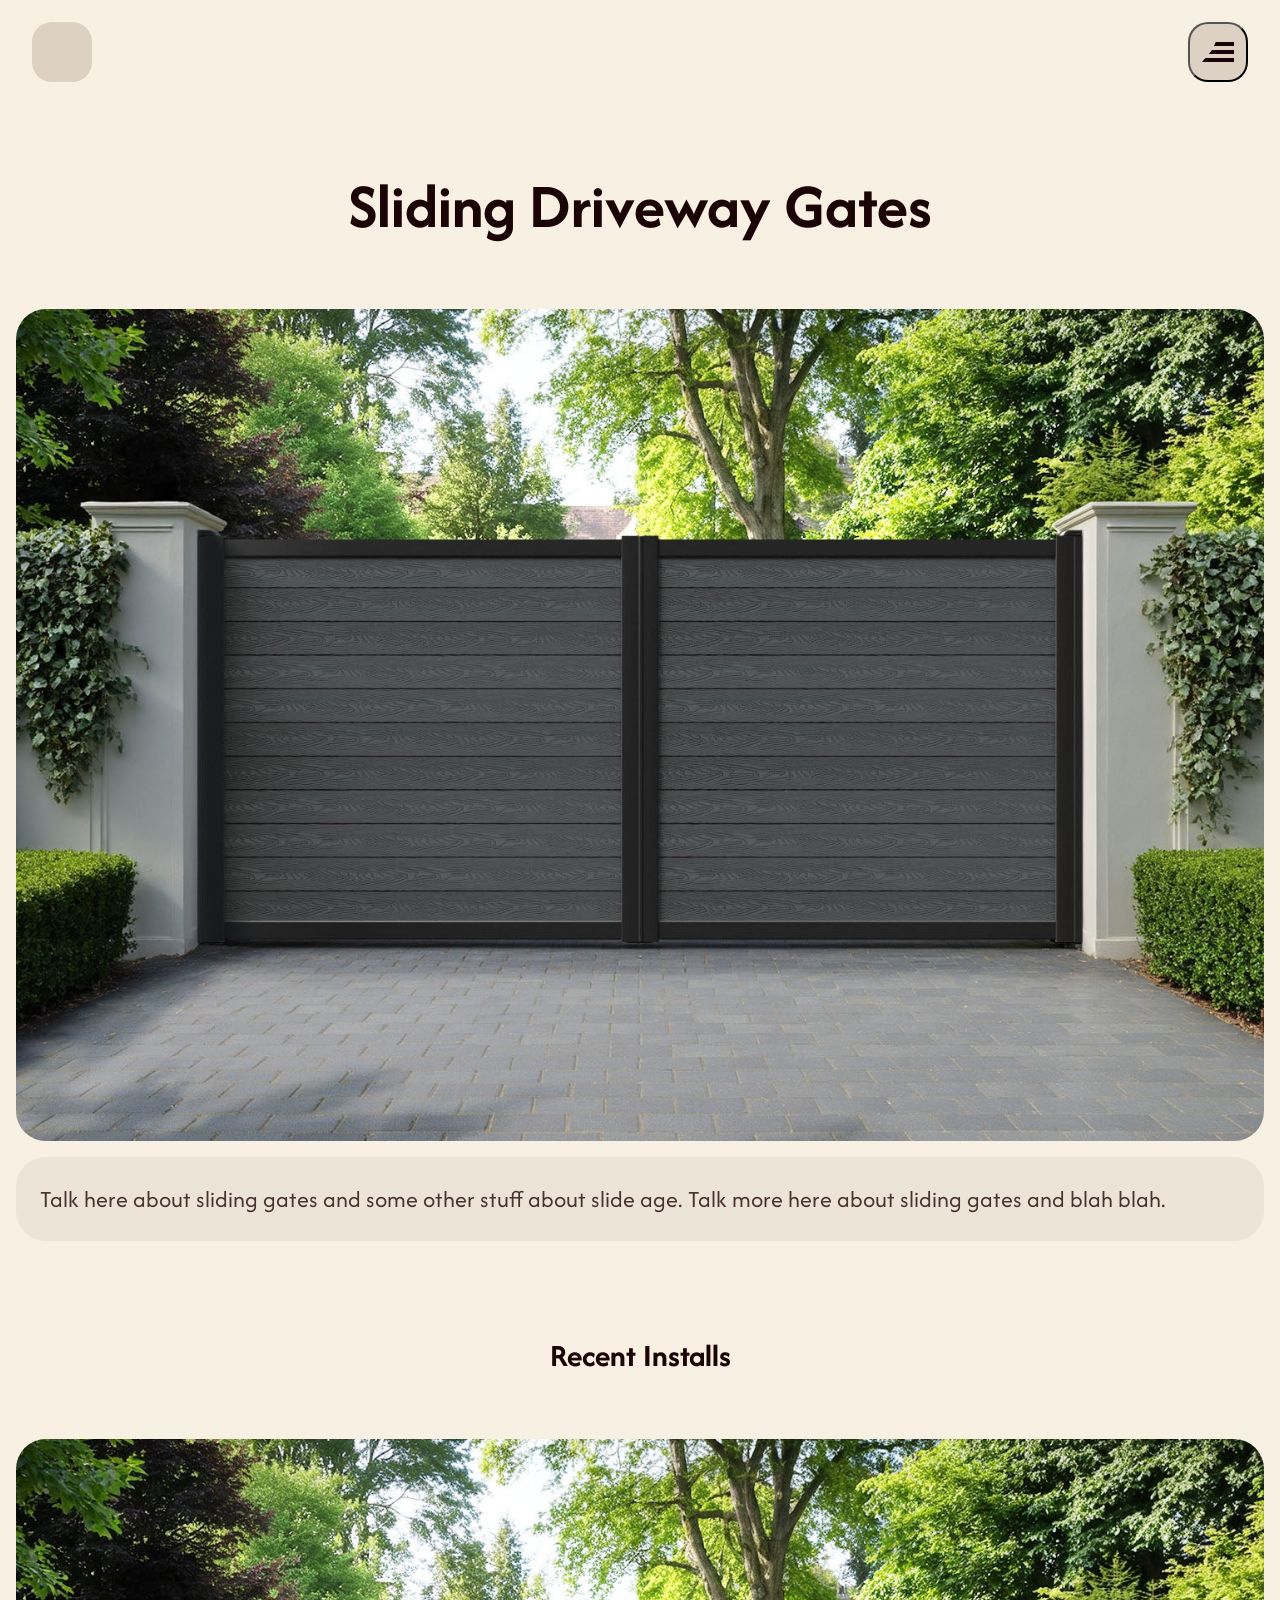
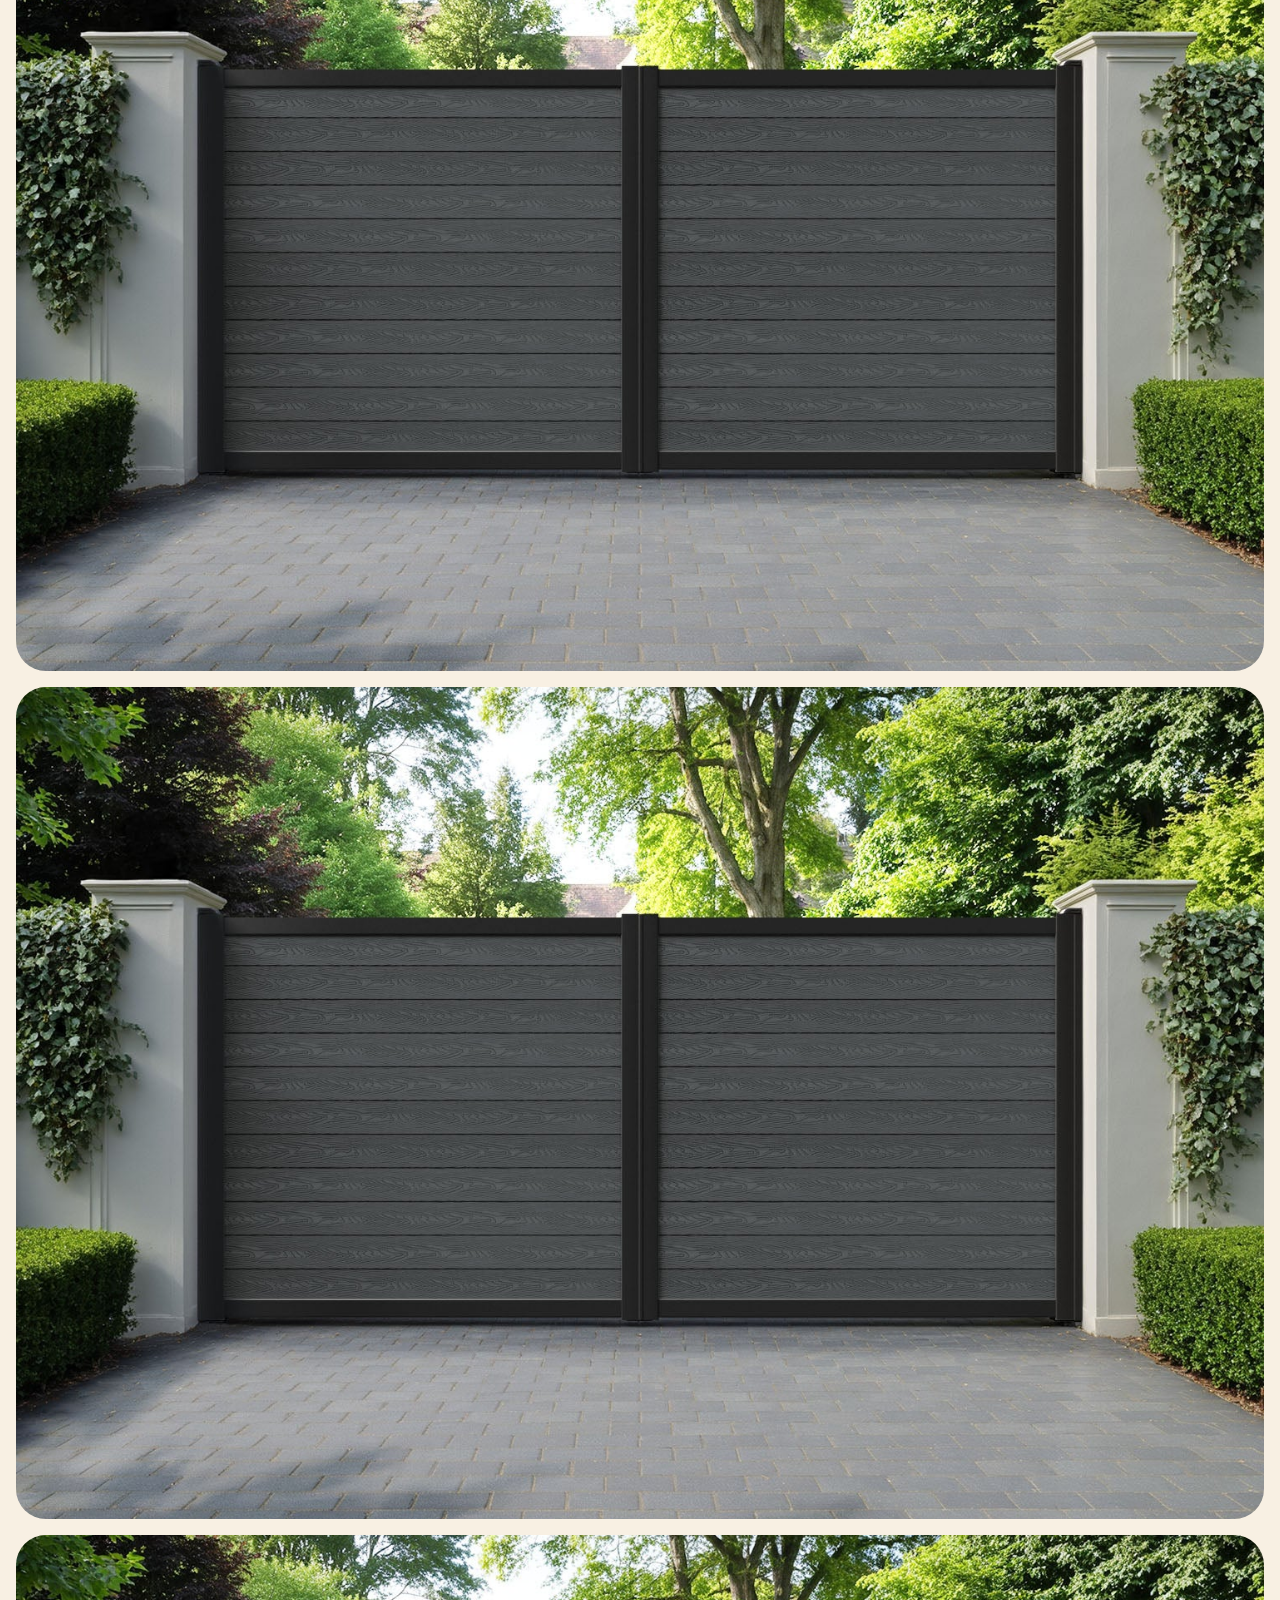
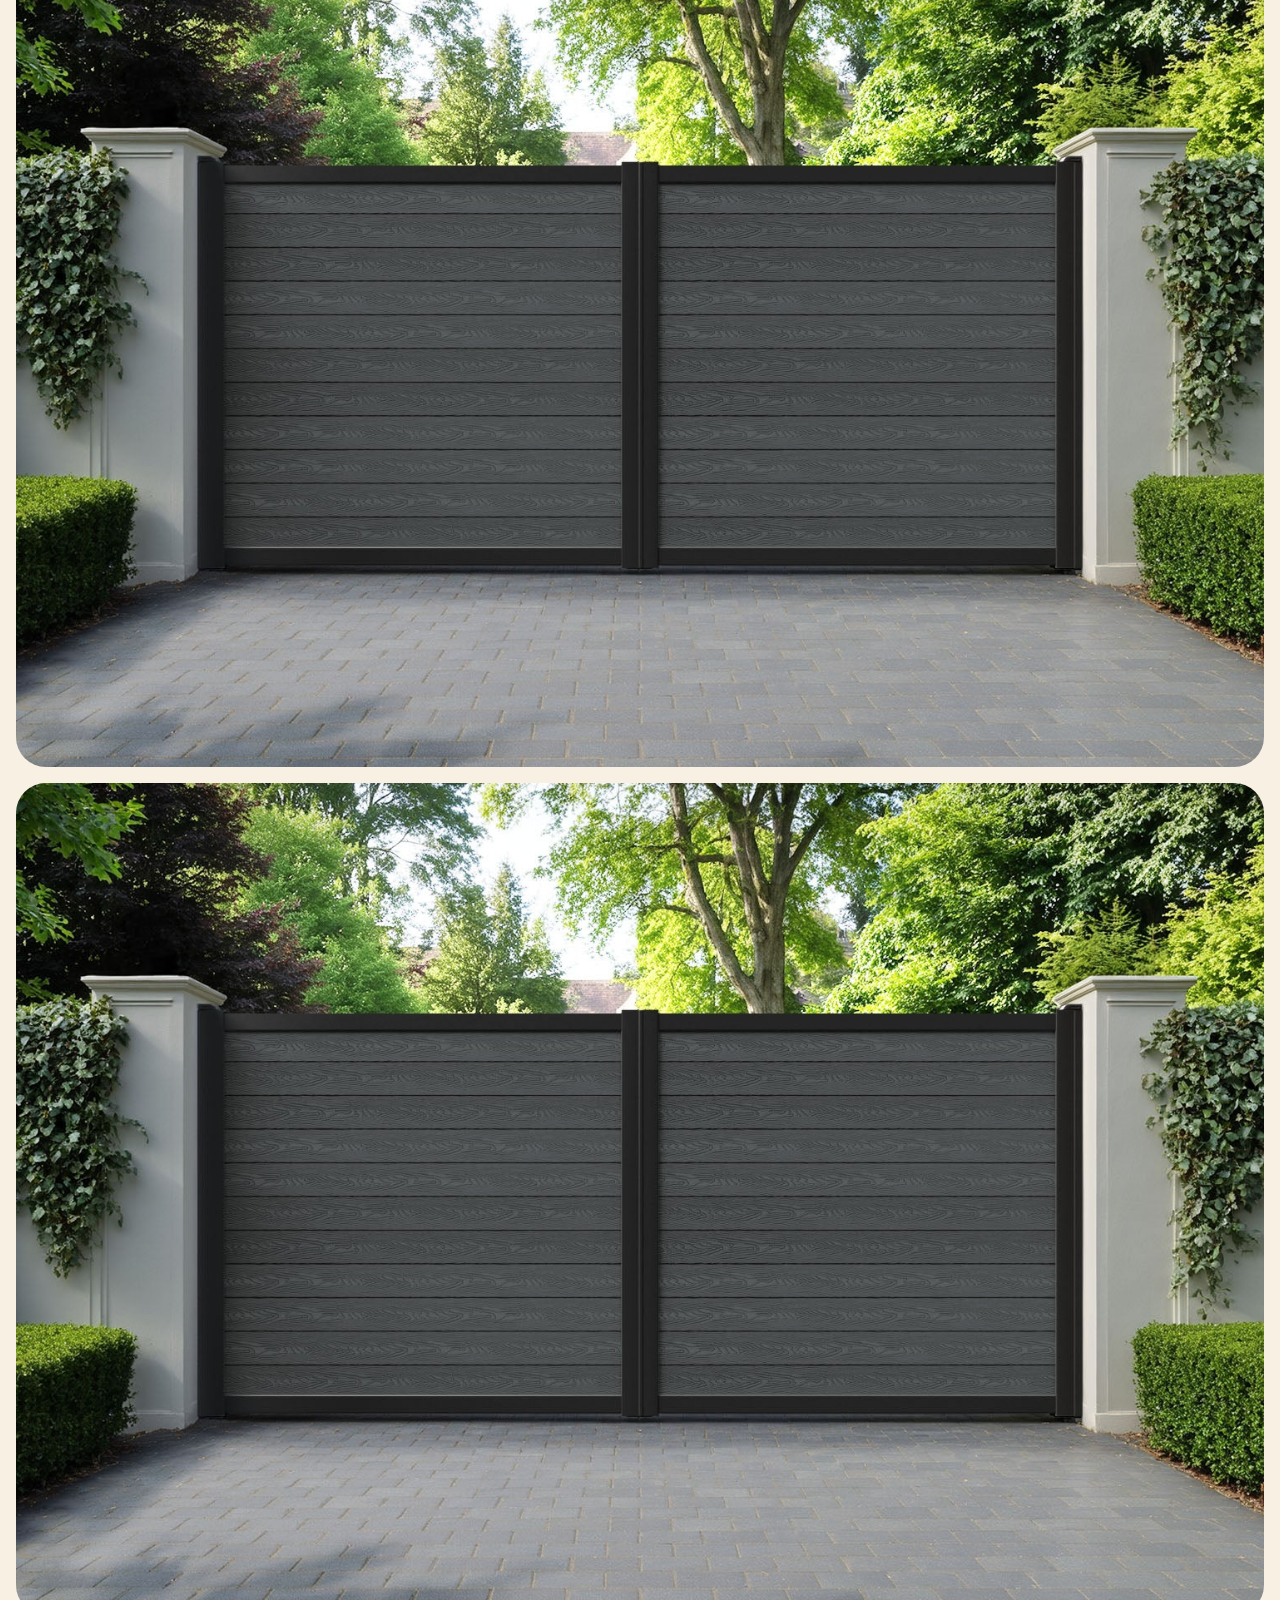
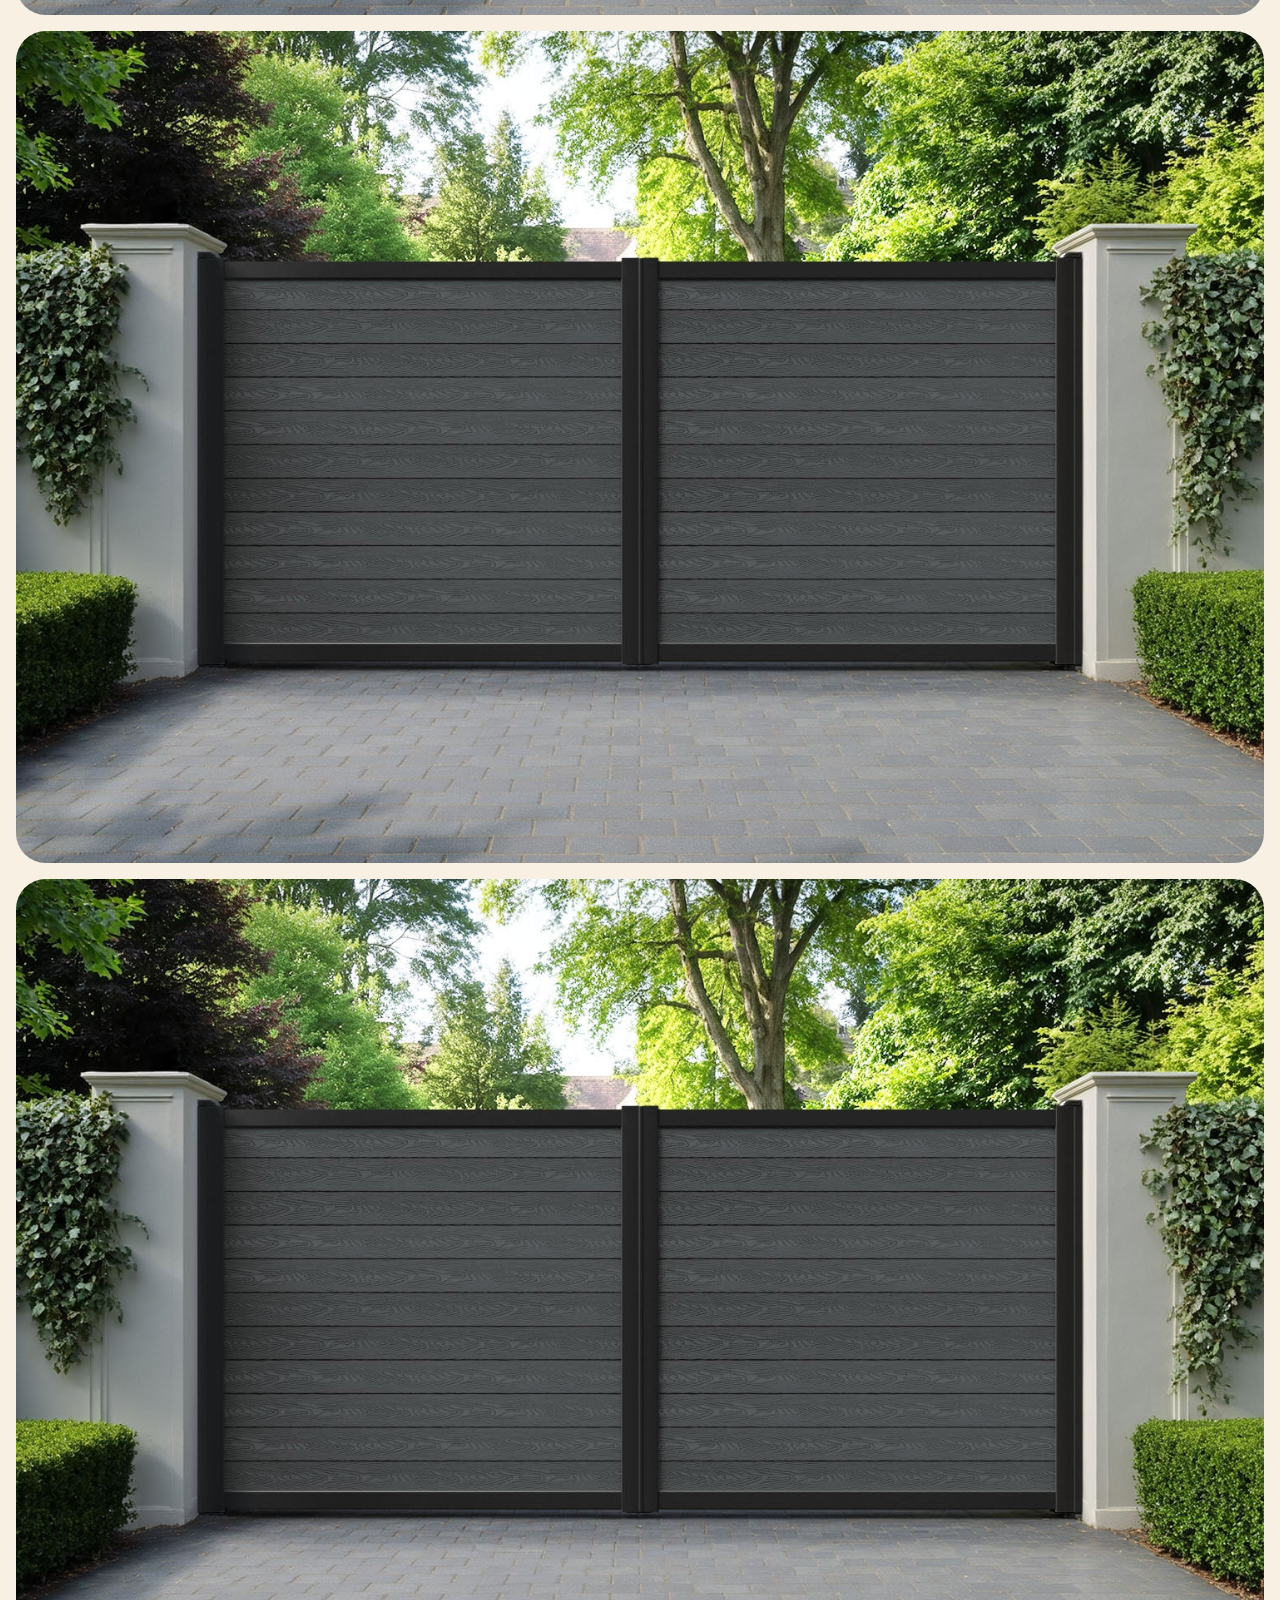
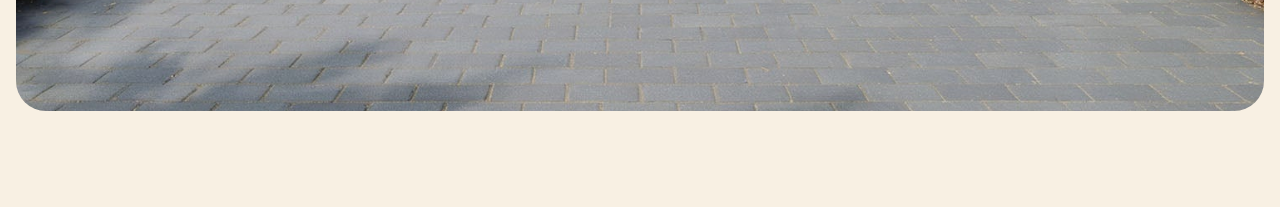
<file: src/slide.html>
<!doctype html>
<html lang="en">
    <head>
        <meta charset="UTF-8" />
        <meta name="viewport" content="width=device-width, initial-scale=1.0" />
        <title>Gower Gate Automation</title>

        <!--Styles-->
        <link rel="stylesheet" href="./css/main.css" />
        <link rel="stylesheet" href="./css/typography.css" />
        <link rel="stylesheet" href="./css/products.css" />
        <link rel="stylesheet" href="./css/button.css" />
        <link rel="stylesheet" href="./css/services.css" />
        <link rel="stylesheet" href="./css/navbar.css" />
        <link rel="stylesheet" href="./css/safety.css" />
        <link rel="stylesheet" href="./css/product-page.css" />

        <!--Fonts-->
        <link rel="preconnect" href="https://fonts.googleapis.com" />
        <link rel="preconnect" href="https://fonts.gstatic.com" crossorigin />
        <link
            href="https://fonts.googleapis.com/css2?family=Afacad:ital,wght@0,400..700;1,400..700&family=Alfa+Slab+One&family=Galada&family=Playfair+Display:ital,wght@0,400..900;1,400..900&family=Six+Caps&family=Squada+One&display=swap"
            rel="stylesheet" />

        <!--Scripts-->
        <script src="./js/menu-toggle.js" defer></script>
    </head>
    <body>
        <nav>
            <div class="nav-btn"></div>
            <button class="nav-btn" id="menu-btn">
                <svg
                    class="nav-menu-icon"
                    width="32"
                    height="20"
                    viewBox="0 0 32 20"
                    fill="none"
                    xmlns="http://www.w3.org/2000/svg">
                    <path d="M13.7143 0H32V4H12L13.7143 0Z" fill="#1B0405" />
                    <path d="M10 8H32V12H6.85714L10 8Z" fill="#1B0405" />
                    <path d="M3.42857 16H32V20H0L3.42857 16Z" fill="#1B0405" />
                </svg>
            </button>
        </nav>
        <div class="mobile-menu" id="mobile-menu">
            <ul class="nav-links">
                <li><a href="./index.html">Home</a></li>
                <li><a>Services</a></li>
                <li><a>Safety</a></li>
                <li><a href="./slide.html">Sliding Gates</a></li>
                <li><a href="./swing.html">Swing Gates</a></li>
            </ul>
        </div>
        <section class="side-padding product-container">
            <h1>Sliding Driveway Gates</h1>
            <img src="./images/swing-gate.jpg" alt="" />
            <div class="product-info">
                <p>
                    Talk here about sliding gates and some other stuff about
                    slide age. Talk more here about sliding gates and blah blah.
                </p>
            </div>
            <h2>Recent Installs</h2>
            <div class="product-gallery">
                <img src="./images/swing-gate.jpg" alt="" />
                <img src="./images/swing-gate.jpg" alt="" />
                <img src="./images/swing-gate.jpg" alt="" />
                <img src="./images/swing-gate.jpg" alt="" />
                <img src="./images/swing-gate.jpg" alt="" />
                <img src="./images/swing-gate.jpg" alt="" />
            </div>
        </section>
    </body>
</html>
</file>
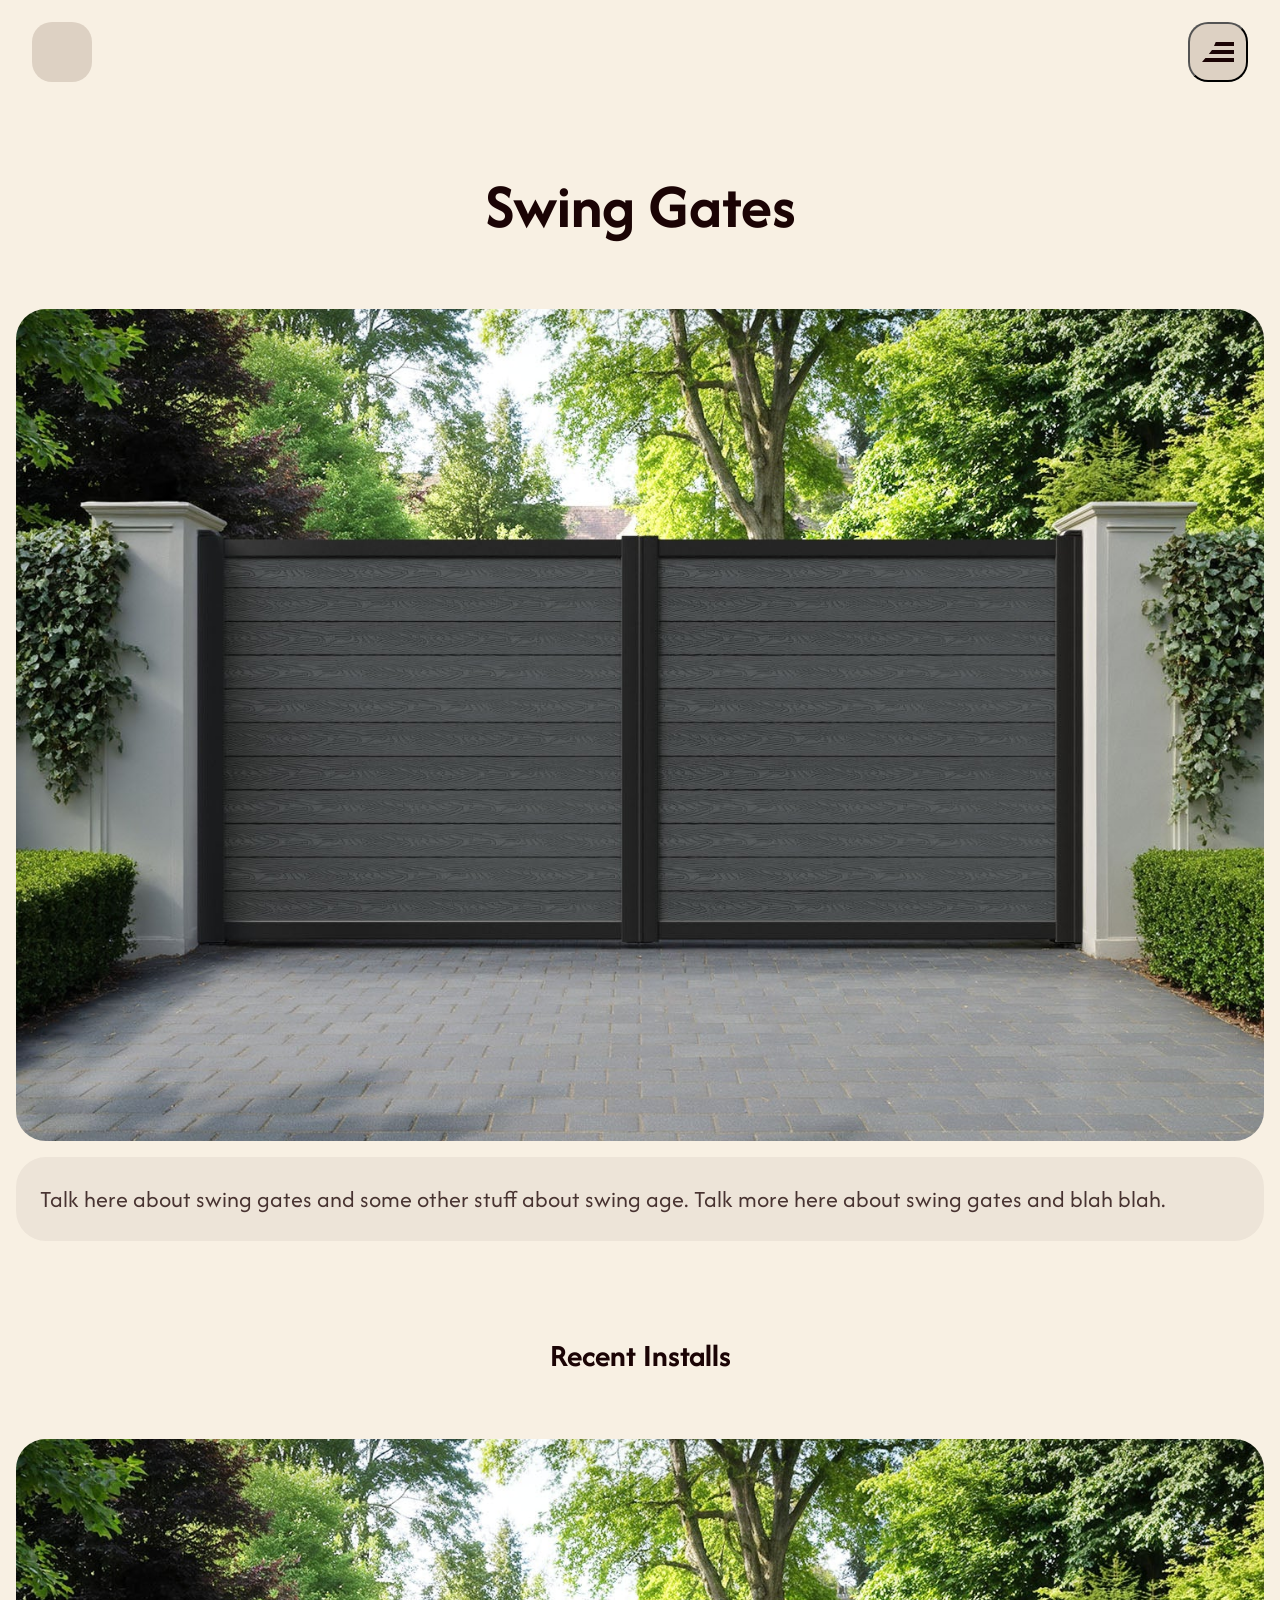
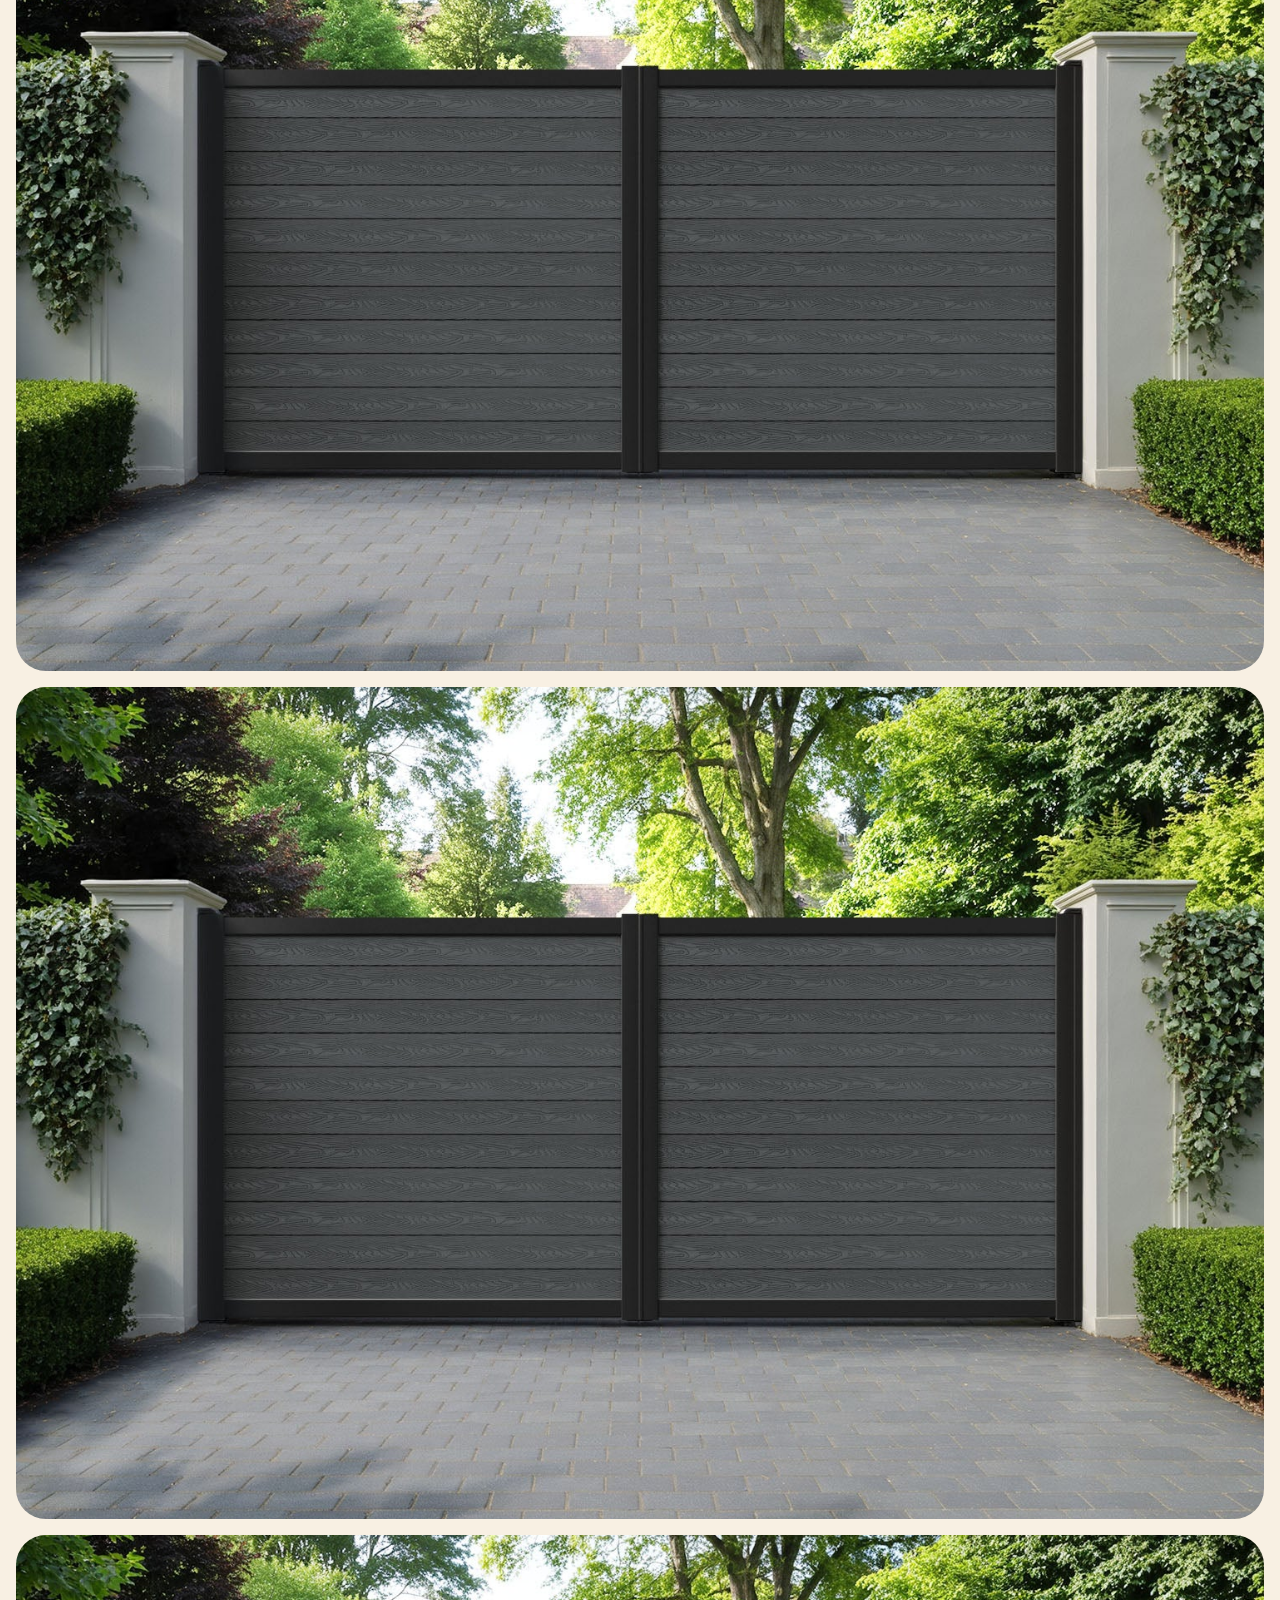
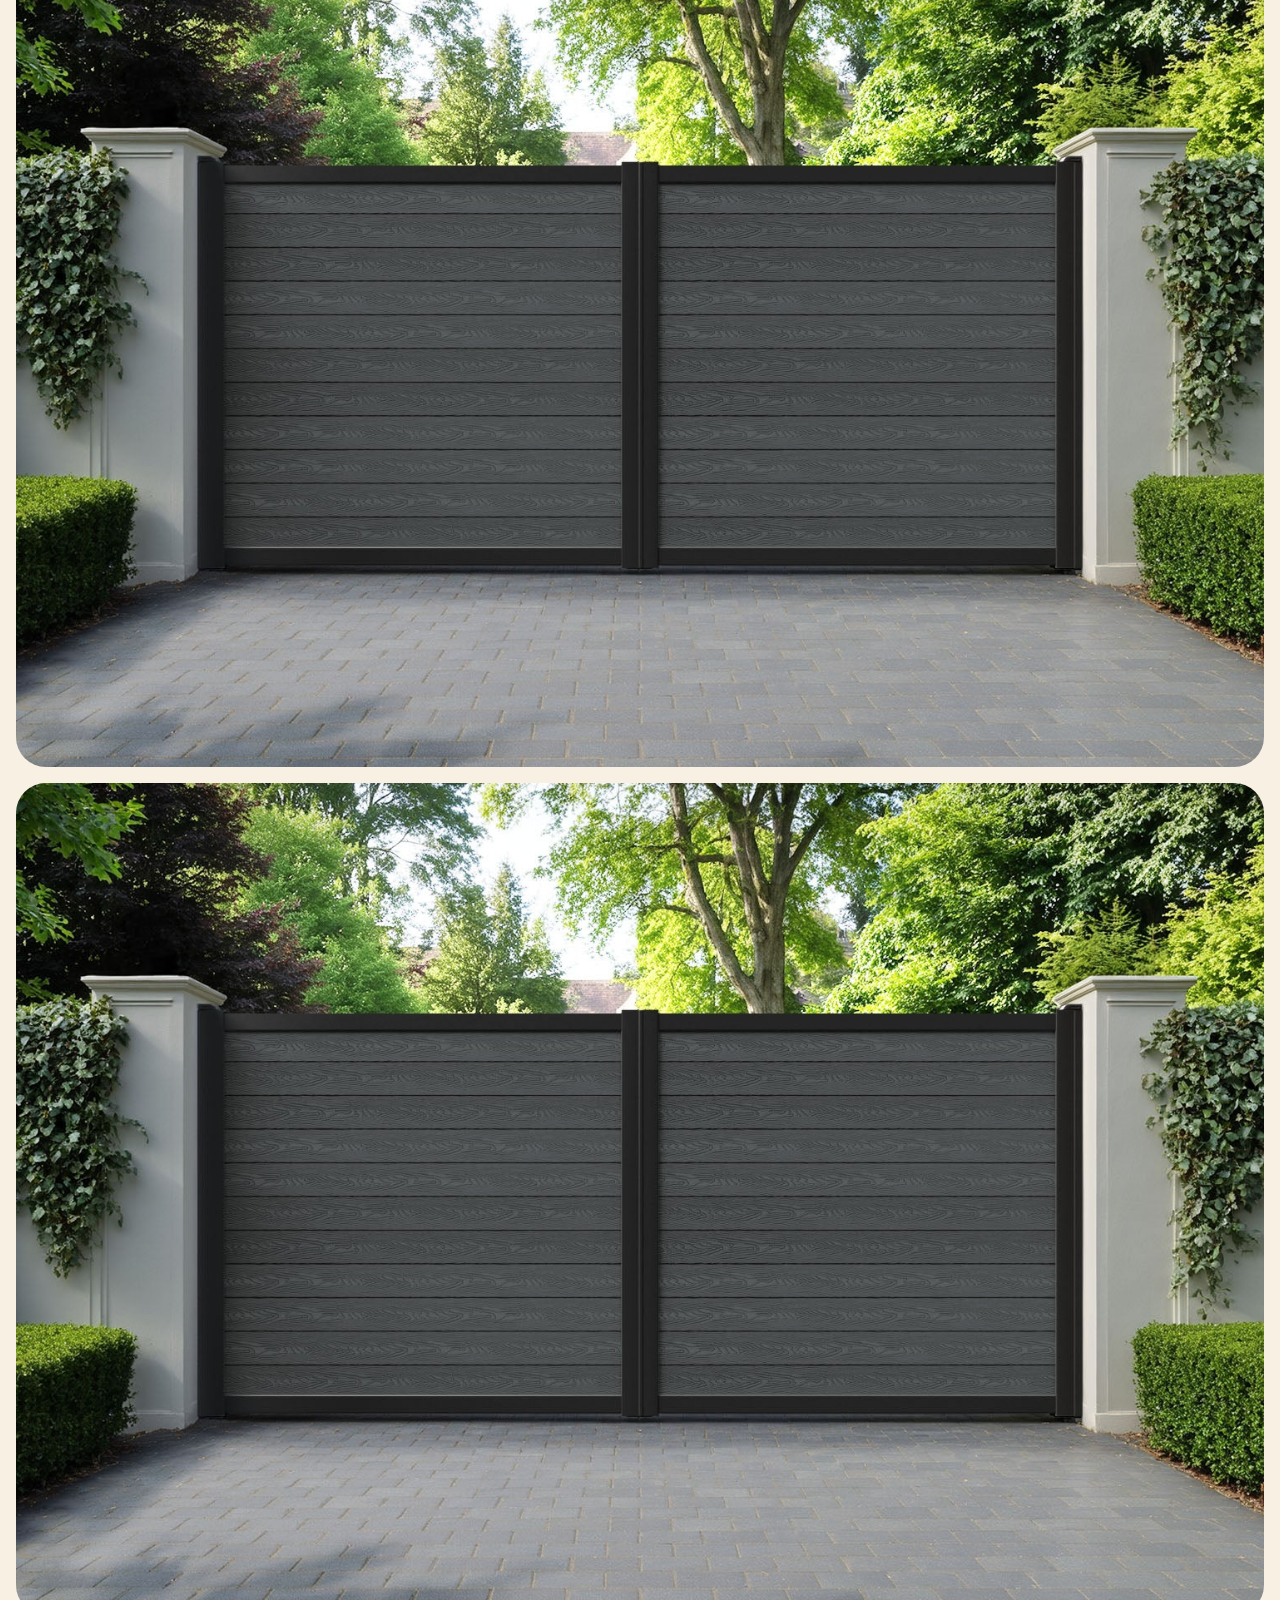
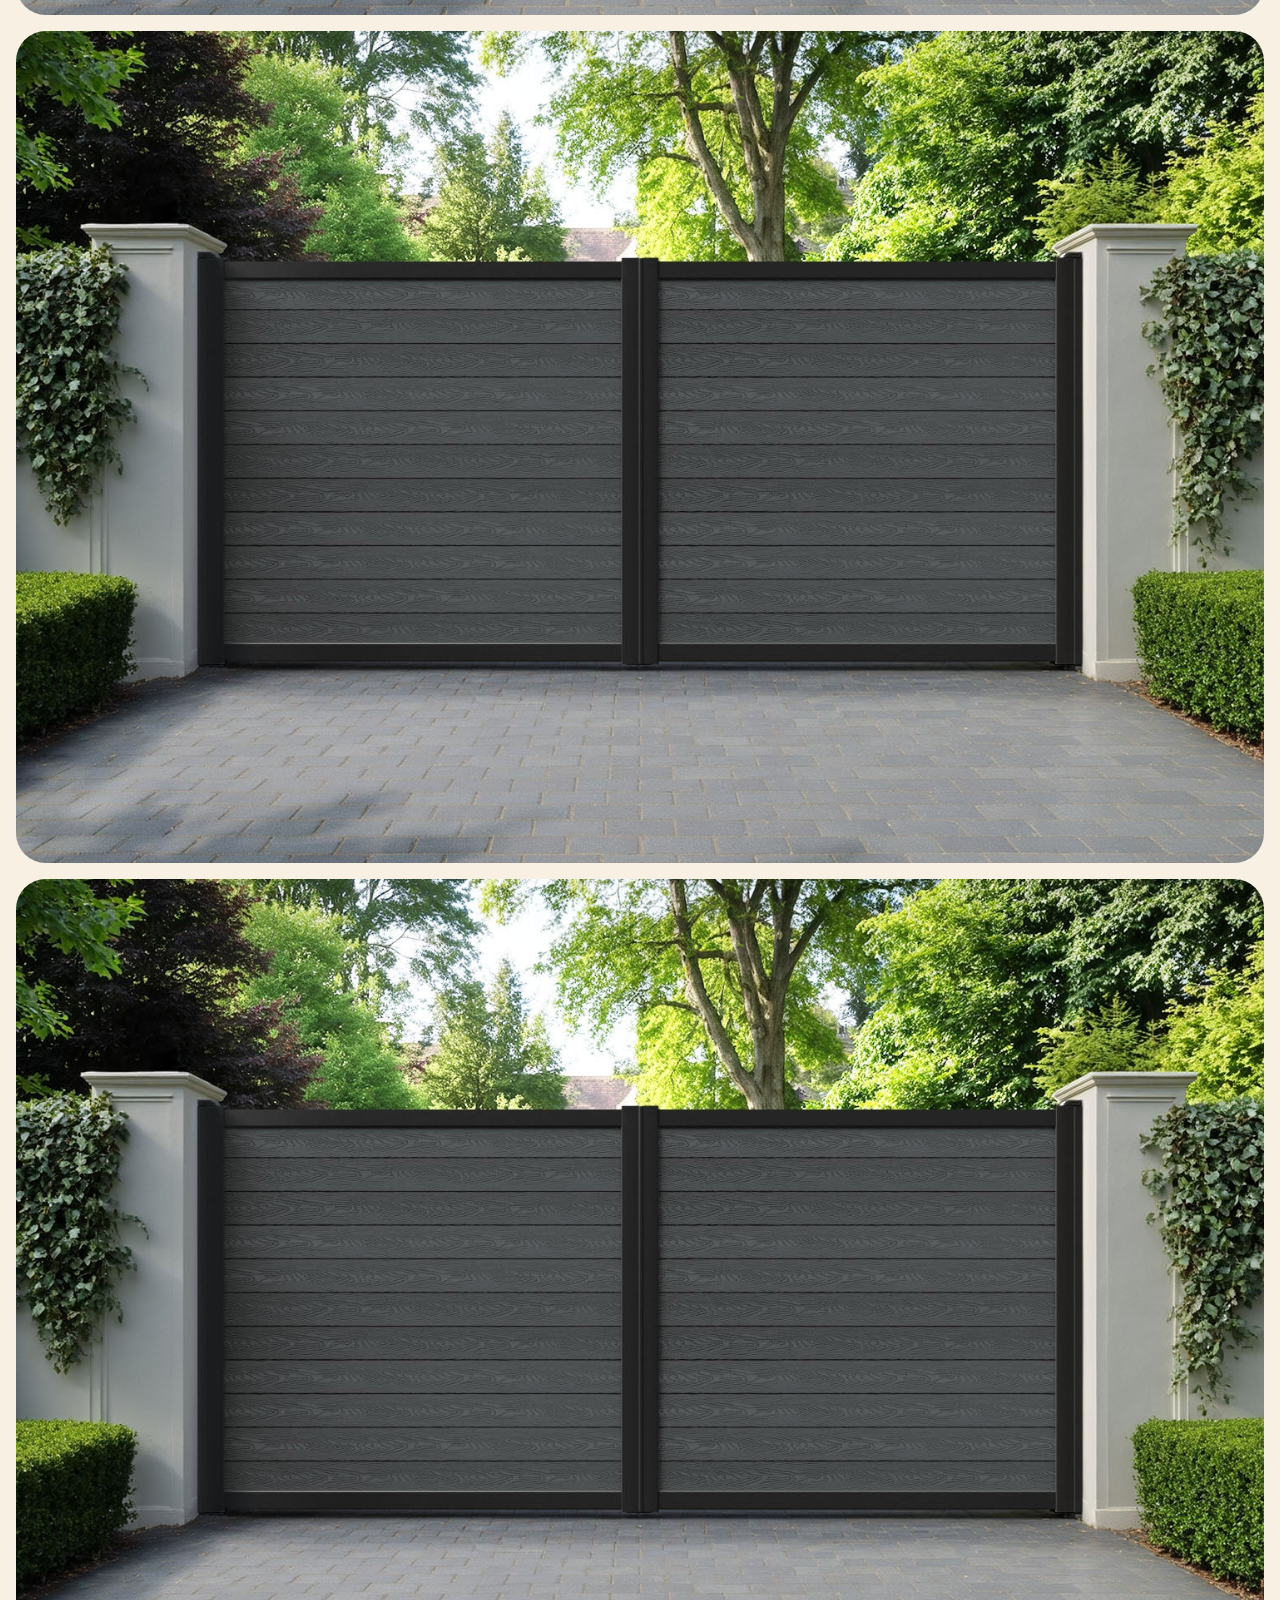
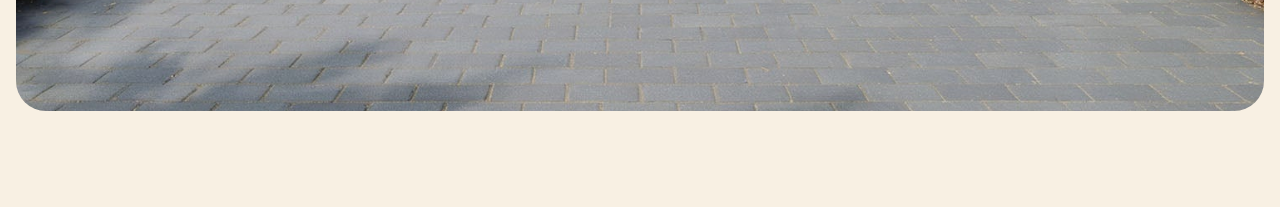
<file: src/swing.html>
<!doctype html>
<html lang="en">
    <head>
        <meta charset="UTF-8" />
        <meta name="viewport" content="width=device-width, initial-scale=1.0" />
        <title>Gower Gate Automation</title>

        <!--Styles-->
        <link rel="stylesheet" href="./css/main.css" />
        <link rel="stylesheet" href="./css/typography.css" />
        <link rel="stylesheet" href="./css/products.css" />
        <link rel="stylesheet" href="./css/button.css" />
        <link rel="stylesheet" href="./css/services.css" />
        <link rel="stylesheet" href="./css/navbar.css" />
        <link rel="stylesheet" href="./css/safety.css" />
        <link rel="stylesheet" href="./css/product-page.css" />

        <!--Fonts-->
        <link rel="preconnect" href="https://fonts.googleapis.com" />
        <link rel="preconnect" href="https://fonts.gstatic.com" crossorigin />
        <link
            href="https://fonts.googleapis.com/css2?family=Afacad:ital,wght@0,400..700;1,400..700&family=Alfa+Slab+One&family=Galada&family=Playfair+Display:ital,wght@0,400..900;1,400..900&family=Six+Caps&family=Squada+One&display=swap"
            rel="stylesheet" />

        <!--Scripts-->
        <script src="./js/menu-toggle.js" defer></script>
    </head>
    <body>
        <nav>
            <div class="nav-btn"></div>
            <button class="nav-btn" id="menu-btn">
                <svg
                    class="nav-menu-icon"
                    width="32"
                    height="20"
                    viewBox="0 0 32 20"
                    fill="none"
                    xmlns="http://www.w3.org/2000/svg">
                    <path d="M13.7143 0H32V4H12L13.7143 0Z" fill="#1B0405" />
                    <path d="M10 8H32V12H6.85714L10 8Z" fill="#1B0405" />
                    <path d="M3.42857 16H32V20H0L3.42857 16Z" fill="#1B0405" />
                </svg>
            </button>
        </nav>
        <div class="mobile-menu" id="mobile-menu">
            <ul class="nav-links">
                <li><a href="./index.html">Home</a></li>
                <li><a>Services</a></li>
                <li><a>Safety</a></li>
                <li><a href="./slide.html">Sliding Gates</a></li>
                <li><a href="./swing.html">Swing Gates</a></li>
            </ul>
        </div>
        <section class="side-padding product-container">
            <h1>Swing Gates</h1>
            <img src="./images/swing-gate.jpg" alt="" />
            <div class="product-info">
                <p>
                    Talk here about swing gates and some other stuff about swing
                    age. Talk more here about swing gates and blah blah.
                </p>
            </div>
            <h2>Recent Installs</h2>
            <div class="product-gallery">
                <img src="./images/swing-gate.jpg" alt="" />
                <img src="./images/swing-gate.jpg" alt="" />
                <img src="./images/swing-gate.jpg" alt="" />
                <img src="./images/swing-gate.jpg" alt="" />
                <img src="./images/swing-gate.jpg" alt="" />
                <img src="./images/swing-gate.jpg" alt="" />
            </div>
        </section>
    </body>
</html>
</file>
<file: src/css/main.css>
:root {
    --color-brand-primary: #12304A;

    --color-background-primary: #F8F0E3;
    --color-background-secondary: #EDE4D8;
    --color-background-tertiary: #DDD1C3; 

    --color-text-primary: #1B0405;
    --color-text-secondary: #483331;

    --padding-side: 16px;
}

* {
    margin: 0;
    padding: 0;
    box-sizing: border-box;
}

body {
    width: 100vw;
    background-color: var(--color-background-primary);
}

section {
    width: 100%;
}

.side-padding {
    padding-left: var(--padding-side);
    padding-right: var(--padding-side);
}

.hero {
    width: 100%;
    height: 100vh;
    height: 100svh;
    margin-bottom: 96px;
}

.hero-card {
    width: 100%;
    height: 100%;
    padding: 
        var(--nav-height) 
        var(--padding-side)
        var(--padding-side);
}

.hero-card img {
    border-radius: 30px;
    width: 100%;
    height: 100%;
    display: block;
    object-fit: cover;
    object-position: center 10%;
}

.about {
    display: flex;
    flex-direction: column;
    align-items: center;
    margin-bottom: 160px;
}

.about h1 {
    margin-bottom: 96px;
    text-align: center;
}

.about p {
    max-width: 956px;
    text-align: center;
}
</file>
<file: src/css/typography.css>
body {
    font-family: 'Afacad', serif;
}

.company-title {
    font-size: clamp(3rem, 5vw, 6rem); /* 96px */
    font-weight: bold;
    line-height: 1.1;
    color: #0E202A;
}

h1 {
    font-size: clamp(2.5rem, 5vw, 4rem); /* 40px -> 64px */
    font-weight: bold;
    line-height: 1.2;
    color: var(--color-text-primary);
    text-align: center;
}

h2 {
    font-size: 2rem;
    font-weight: bold;
    line-height: 1.2;
    color: var(--color-text-primary);
}

p {
    font-size: clamp(1.25rem, 2vw, 1.5rem); /* 24px */
    font-weight: 400;
    line-height: 1.5;
    letter-spacing: 4%;
    color: var(--color-text-secondary);
}

.title-head {
    font-size: 1rem;
    font-weight: bold;
    line-height: 1;
    color: #696969;
    margin-bottom: 8px;
}
</file>
<file: src/css/products.css>
.products {
    display: flex;
    flex-direction: column;
    align-items: center;
    margin-bottom: 96px;
    gap: 96px;
}

.product {
    width: 100%;
    max-width: 1400px;
    display: flex;
    flex-direction: column;
}

.product h1 {
    margin-bottom: 64px;
}

.product img {
    display: block;
    width: 100%;
    max-width: 1238px;
    aspect-ratio: 3/2;
    object-fit: cover;
    object-position: center;
    border-radius: 30px;
    align-self: center;
    margin-bottom: 16px;
}

.product-info {
    background-color: var(--color-background-secondary);
    padding: 24px;
    border-radius: 30px;
    text-align: center;

    display: flex;
    flex-direction: column;
    gap: 40px;
}

.product-info button {
    flex-shrink: 0;
}

@media screen and (min-width: 768px) {
    .product-info {
        flex-direction: row;
    }
}
</file>
<file: src/css/button.css>
.button {
    font-size: 1rem;
    font-weight: bold;
    letter-spacing: 4%;

    color: white;
    background-color: var(--color-brand-primary);
    padding: 16px 32px;
    border-radius: 30px;

    text-decoration: none;
}
</file>
<file: src/css/services.css>
.services {
    margin-bottom: 96px;
}

.services h1 {
    margin-bottom: 64px;
}

.service-cards {
	display: grid;
	grid-template-columns: 1fr;
	gap: 16px;
}
@media (min-width: 768px) {
	.service-cards {
		grid-template-columns: repeat(2, 1fr);
	}
}
@media (min-width: 1200px) {
	.service-cards {
		grid-template-columns: repeat(4, 1fr);
	}
}

.service-card {
    background-color: var(--color-background-secondary);

    display: flex;
    flex-direction: column;
    align-items: center;
    gap: 24px;

    border-radius: 30px;
    padding: 72px 24px;
}

.service-icon {
    width: 56px;
    height: 56px;
    background-color: #776661;
}

.service-card p {
    text-align: center;
}
</file>
<file: src/css/navbar.css>
:root {
    --nav-icon-size: 60px;
    --nav-padding-y: 22px;
    --nav-padding-x: 32px;

    --nav-height: calc(
        var(--nav-icon-size) + (var(--nav-padding-y) * 2)
    );
}

nav {
    position: fixed;

    width: 100%;

    padding: var(--nav-padding-y) var(--nav-padding-x);

    display: flex;
    justify-content: space-between;
    align-items: center;
    z-index: 1000;
}

.nav-btn {
    width: var(--nav-icon-size);
    height: var(--nav-icon-size);

    border-radius: 20px;
    background: var(--color-background-tertiary);

    flex-shrink: 0;

    display: flex;
    justify-content: center;
    align-items: center;
}

/* mobile menu */
.mobile-menu {
    position: fixed;
    width: 100%;
    height: 100vh;
    background-color: var(--color-background-primary);  
    padding: 
        var(--nav-height)
        var(--padding-side)
        var(--padding-side);

    display: none;
}
.mobile-menu.active {
    display: block;
}

.nav-links {
    background-color: var(--color-background-secondary);
    width: 100%;
    height: 100%;
    border-radius: 30px;
    list-style: none;
    padding: 32px 22px;

    display: flex;
    flex-direction: column;
    gap: 24px;
}

.nav-links li a {
    font-size: 40px;
    font-weight: 600;
    color: var(--color-text-primary);
}
</file>
<file: src/css/safety.css>
.safety h1 {
    margin-bottom: 48px;
}

.safety > p {
    text-align: center;
    margin-bottom: 96px;
}

.slider {
    width: 100%;
    display: flex;
    gap: var(--padding-side);
    overflow-x: auto;
    scroll-snap-type: x mandatory;

    padding-left: var(--padding-side);
    padding-right: var(--padding-side);

    scroll-padding-left: var(--padding-side);

    /* remove scroll bar */
    scrollbar-width: none;

    margin-bottom: 96px;
}

/* remove scroll bar */
.slider::-webkit-scrollbar {
    display: none;
}

.card {
    flex: 0 0 80%;
    scroll-snap-align: start;
}

.card img {
    display: block;
    width: 100%;
    aspect-ratio: 1;
    object-fit: cover;
    border-radius: 20px;
    margin-bottom: 24px;
}

.card h2 {
    margin-bottom: 8px;
}

.card p {
    text-align: left;
}
</file>
<file: src/css/product-page.css>
.product-container {
    padding-top: calc(var(--nav-height) + 64px);
}

.product-container h1 {
    margin-bottom: 64px;
}

.product-container > img {
    width: 100%;
    aspect-ratio: 3/2;
    object-fit: cover;
    object-position: center;
    display: block;
    border-radius: 30px;

    margin-bottom: var(--padding-side);
}

.product-info {
    margin-bottom: 96px;
}

.product-container h2 {
    text-align: center;
    margin-bottom: 64px;
}

.product-gallery {
    display: flex;
    flex-direction: column;
    gap: var(--padding-side);
    margin-bottom: 96px;
}

.product-gallery img {
    width: 100%;
    aspect-ratio: 3/2;
    object-position: center;
    object-fit: cover;
    display: block;
    border-radius: 30px;
}
</file>
